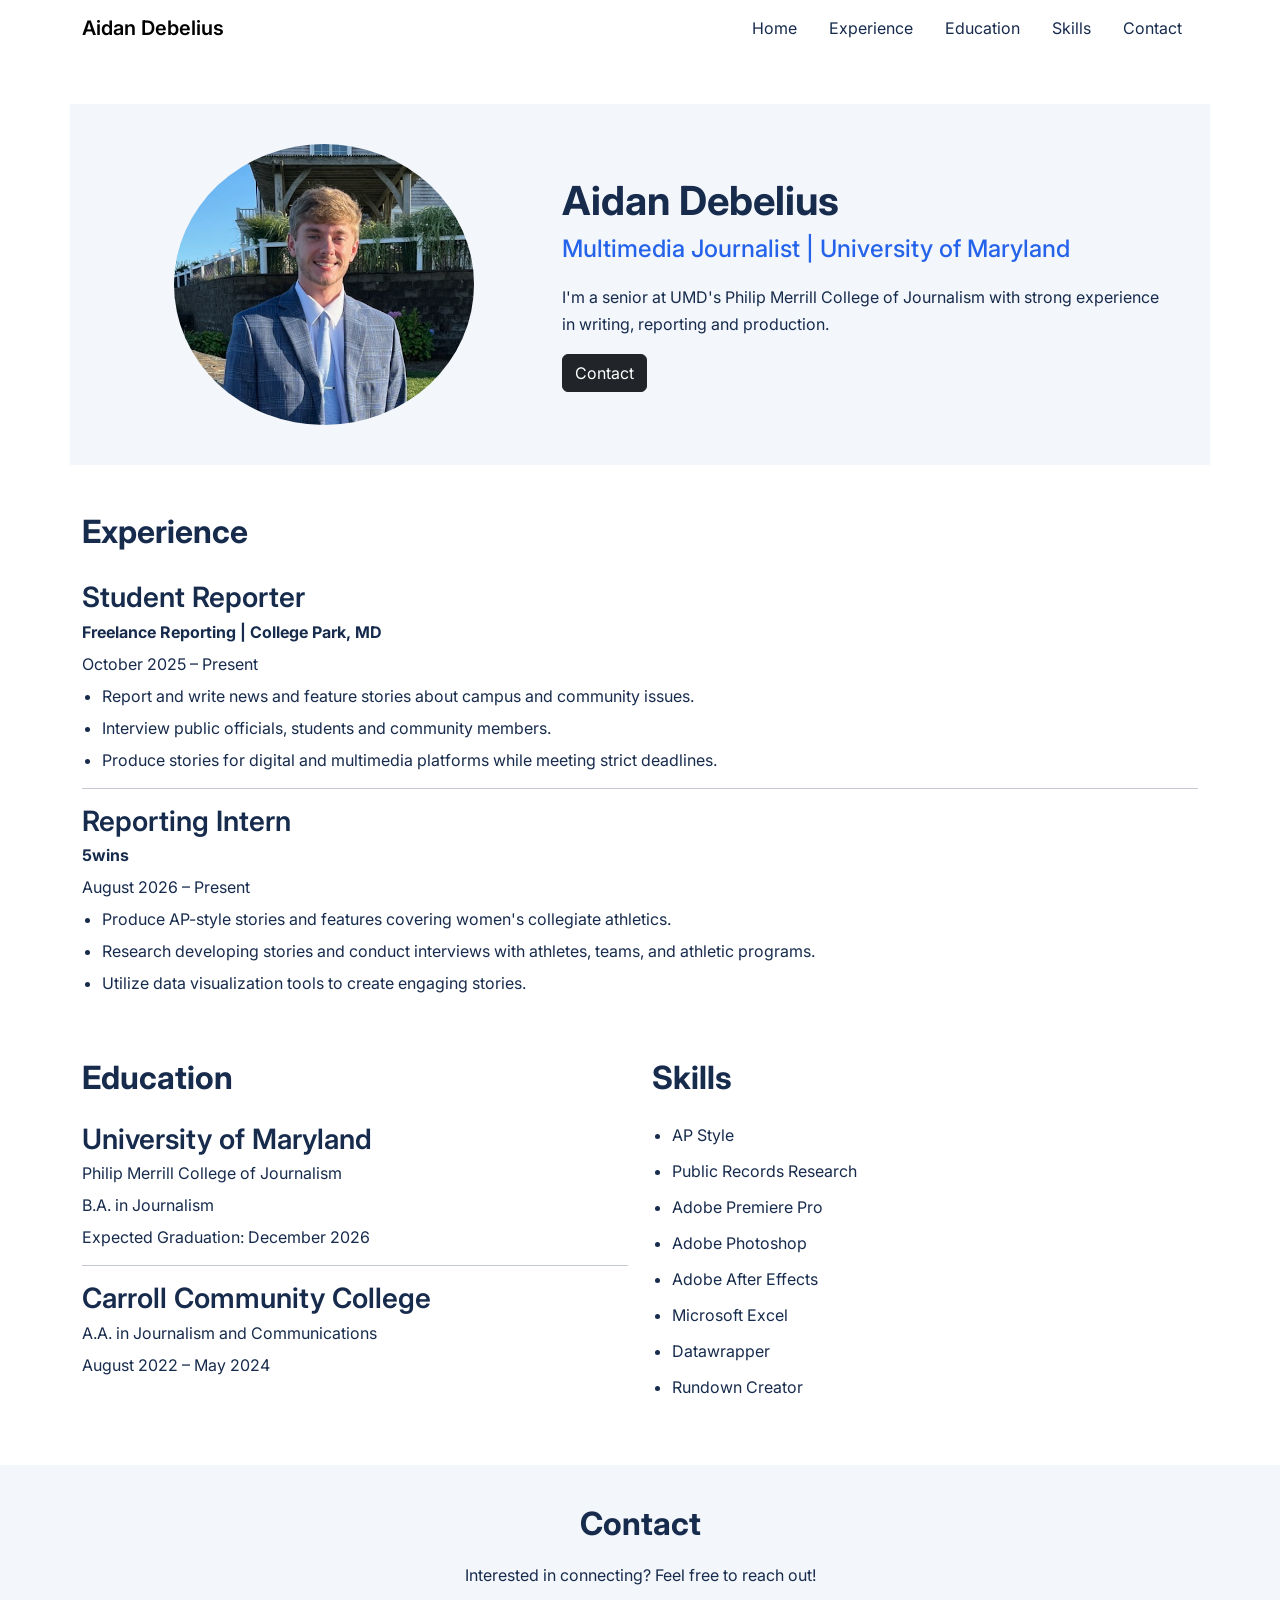
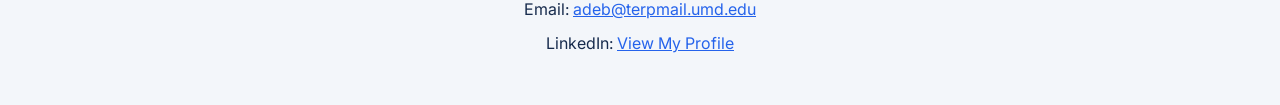
<file: aidan-debelius-resume/index.html>
<!DOCTYPE html>
<html lang="en">
<head>
    <meta charset="UTF-8">
    <meta name="viewport" content="width=device-width, initial-scale=1.0">

    <title>Aidan Debelius | Resume</title>

    <!--Bootstrap Stylesheet-->
    <link href="https://cdn.jsdelivr.net/npm/bootstrap@5.3.3/dist/css/bootstrap.min.css" rel="stylesheet">

    <!--Inter Google Font-->
    <link rel="preconnect" href="https://fonts.googleapis.com">
    <link rel="preconnect" href="https://fonts.gstatic.com" crossorigin>
    <link href="https://fonts.googleapis.com/css2?family=Inter:ital,opsz,wght@0,14..32,100..900;1,14..32,100..900&family=Open+Sans:ital,wght@0,300..800;1,300..800&display=swap" rel="stylesheet">

    <!--Stylesheet-->
    <link rel="stylesheet" href="style.css">

</head>

<body>
    <!--Navigation Bar-->
    <nav class="navbar navbar-light bg-white">
        <div class="container">
            <a class="navbar-brand" href="#home">Aidan Debelius</a>
    
            <ul class="navbar-nav ms-auto flex-row">
                <li class="nav-item">
                    <a class="nav-link px-3" href="#home">Home</a>
                </li>
                <li class="nav-item">
                    <a class="nav-link px-3" href="#experience">Experience</a>
                </li>
                <li class="nav-item">
                    <a class="nav-link px-3" href="#education">Education</a>
                </li>
                <li class="nav-item">
                    <a class="nav-link px-3" href="#skills">Skills</a>
                </li>
                <li class="nav-item">
                    <a class="nav-link px-3" href="#contact">Contact</a>
                </li>
            </ul>

        </div>
    </nav>
<!--Header including name, title, brief description, photo, and contact button-->
    <section id="home" class="container my-5">
        <div class="row align-items-center">

            <div class="col-md-5 text-center">
                <img src="me_photo.jpeg" alt="Photo of Aidan Debelius" class="img-fluid rounded-circle">
            </div>

            <div class="col-md-7">
                <h1>Aidan Debelius</h1>
                <h4>Multimedia Journalist | University of Maryland</h4>

                <p>
                   I'm a senior at UMD's Philip Merrill College of Journalism with strong experience in writing, reporting and production.
                </p>

                <a href="#contact" class="btn btn-dark">Contact</a>
            </div>

        </div>
    </section>

    <!--Experience Section-->
    <section id="experience" class="container my-5">

        <h2>Experience</h2>

        <div class="row">
            <div class="col-12">

                <h3>Student Reporter</h3>
                <p><strong>Freelance Reporting | College Park, MD</strong></p>
                <p>October 2025 – Present</p>

                <ul>
                    <li>Report and write news and feature stories about campus and community issues.</li>
                    <li>Interview public officials, students and community members.</li>
                    <li>Produce stories for digital and multimedia platforms while meeting strict deadlines.</li>
                </ul>

                <hr>

                <h3>Reporting Intern</h3>
                <p><strong>5wins</strong></p>
                <p>August 2026 – Present</p>

                <ul>
                    <li>Produce AP-style stories and features covering women's collegiate athletics.</li>
                    <li>Research developing stories and conduct interviews with athletes, teams, and athletic programs.</li>
                    <li>Utilize data visualization tools to create engaging stories.</li>
                </ul>

            </div>
        </div>
    </section>

    <!--Education/skills split section-->
    <section id="education" class="container my-5">

        <div class="row">

            <!--Education column-->
            <div class="col-md-6">

                <h2>Education</h2>

                <h3>University of Maryland</h3>
                <p>Philip Merrill College of Journalism</p>
                <p>B.A. in Journalism</p>
                <p>Expected Graduation: December 2026</p>

                <hr>

                <h3>Carroll Community College</h3>
                <p>A.A. in Journalism and Communications</p>
                <p>August 2022 – May 2024</p>

            </div>

            <!--Skills column-->
            <div class="col-md-6" id="skills">

                <h2>Skills</h2>

                <ul>
                    <li>AP Style</li>
                    <li>Public Records Research</li>
                    <li>Adobe Premiere Pro</li>
                    <li>Adobe Photoshop</li>
                    <li>Adobe After Effects</li>
                    <li>Microsoft Excel</li>
                    <li>Datawrapper</li>
                    <li>Rundown Creator</li>
                </ul>

            </div>
        </div>
    </section>
    <!--Footer containing contact info and LinkedIn link-->
    <footer id="contact">
        <div class="container text-center">

            <h2>Contact</h2>

            <p>Interested in connecting? Feel free to reach out!</p>

            <p>
                Email: <a href="mailto:adeb@terpmail.umd.edu">adeb@terpmail.umd.edu</a>
            </p>

            <p>
                LinkedIn: <a href="https://www.linkedin.com/in/aidan-debelius/" target="_blank">View My Profile</a>
            </p>

        </div>
    </footer>
</body>
</html>
</file>
<file: aidan-debelius-resume/style.css>
body {
    font-family: 'Inter', sans-serif;
    color: #172B4D;
    background-color: #FFFFFF;
}

/* Navigation bar styling */
.navbar-brand {
    font-weight: 600;
}

.nav-link {
    color: #172B4D;
}

/* Topper (home page) styling */
#home {
    background-color: #F3F6FA;
    padding: 40px;
}

#home img {
    max-width: 300px;
}

#home h1 {
    font-weight: 700;
    margin-bottom: 10px;
}

#home h4 {
    color: #2563EB;
    margin-bottom: 20px;
}

#home p {
    line-height: 1.7;
}

/* Experience section styling */
#experience h2 {
    font-weight: 700;
    margin-bottom: 30px;
}

#experience h3 {
    font-weight: 600;
    margin-bottom: 5px;
}

#experience p {
    margin-bottom: 8px;
}

#experience ul {
    padding-left: 20px;
}

#experience li {
    margin-bottom: 8px;
}

/* Education section styling */
#education h2 {
    font-weight: 700;
    margin-bottom: 25px;
}

#education h3 {
    font-weight: 600;
    margin-bottom: 5px;
}

#education p {
    margin-bottom: 8px;
}

/* Skills list styling */
#skills ul {
    padding-left: 20px;
}

#skills li {
    margin-bottom: 12px;
}

/* Footer styling */
footer {
    background-color: #F3F6FA;
    padding: 40px 20px;
    margin-top: 50px;
}

footer h2 {
    font-weight: 700;
    margin-bottom: 20px;
}

footer p {
    margin-bottom: 10px;
}

footer a {
    color: #2563EB;
}

/* Mobile device screen adjustments */
@media only screen and (max-width: 499px) {

    h2 {
        padding-top: 20px;
    }

    .btn-dark {
        background-color: #2563EB;
        border-color: #2563EB;
    }

    #home {
        padding: 20px;
    }

}
</file>
